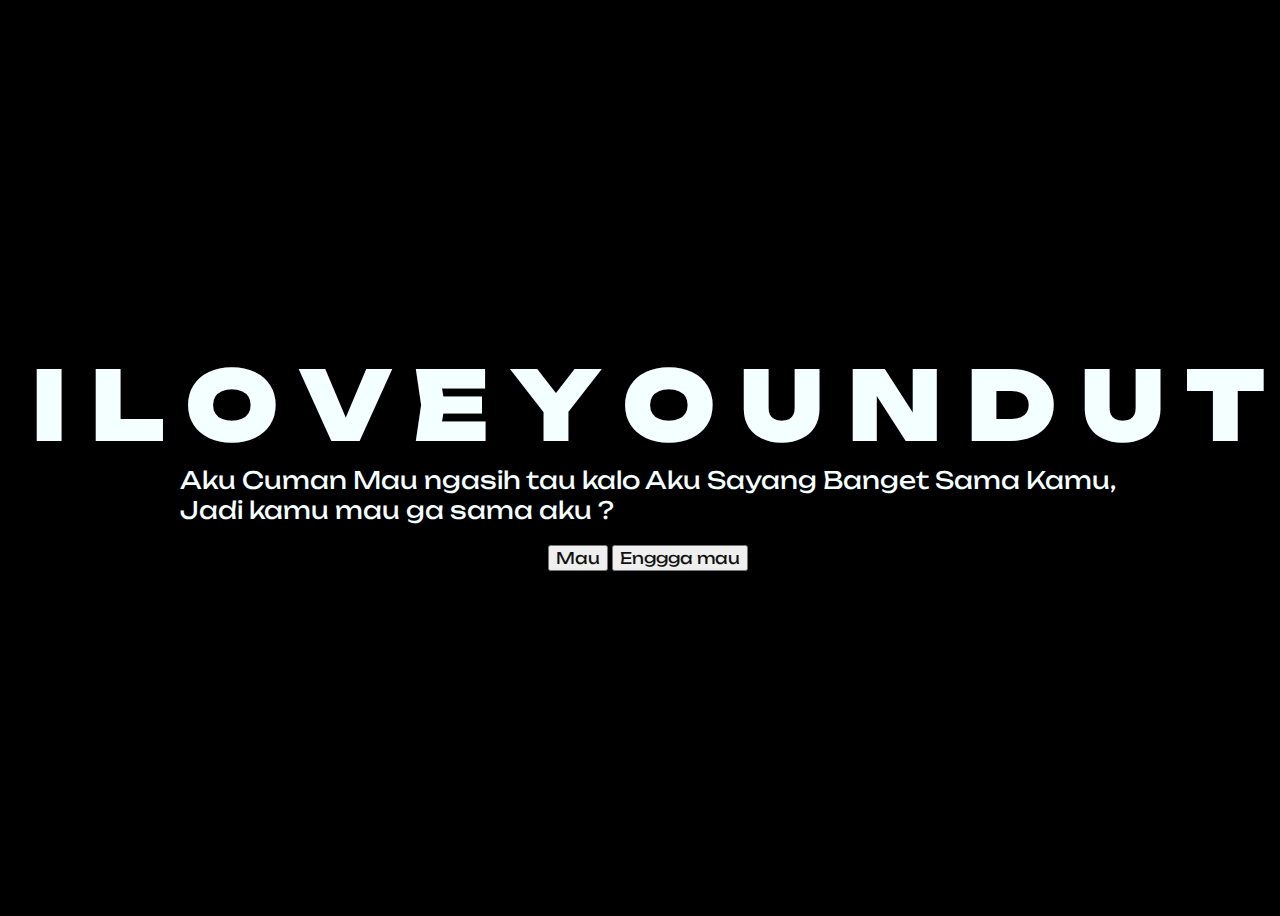
<file: index.html>
<!DOCTYPE html>
<html lang="en">
<head>
    <meta charset="UTF-8">
    <meta http-equiv="X-UA-Compatible" content="IE=edge">
    <meta name="viewport" content="width=device-width, initial-scale=1.0">
    <link rel="stylesheet" href="css/style.css">
    <link rel="icon" href="img/flowers.png" type="image/x-icon">
    <title>Flowers</title>
</head>
<body>
    <div class="greetings">
    <!-- silahkan menambah kata sesuai keinginan dengan <span>text...</span -->
        <span>I</span>
        <span>L</span>
        <span>O</span>
        <span>V</span>
        <span>E</span>
        <span>Y</span>
        <span>O</span>
        <span>U</span>
        <span>N</span>
        <span>D</span>
        <span>U</span>
        <span>T</span>
    </div>
    <div class="description">
        <span>Aku Cuman Mau ngasih tau kalo Aku Sayang Banget Sama Kamu,<br> Jadi kamu mau ga sama aku ?</span>
    </div>
    <div class="button">
        <button>
            <a href="flower.html">Mau</a>
        </button>
        <button>
            <a href="sadflwr.html">Enggga mau</a>
        </button>
    </div>
</body>
</html>
</file>
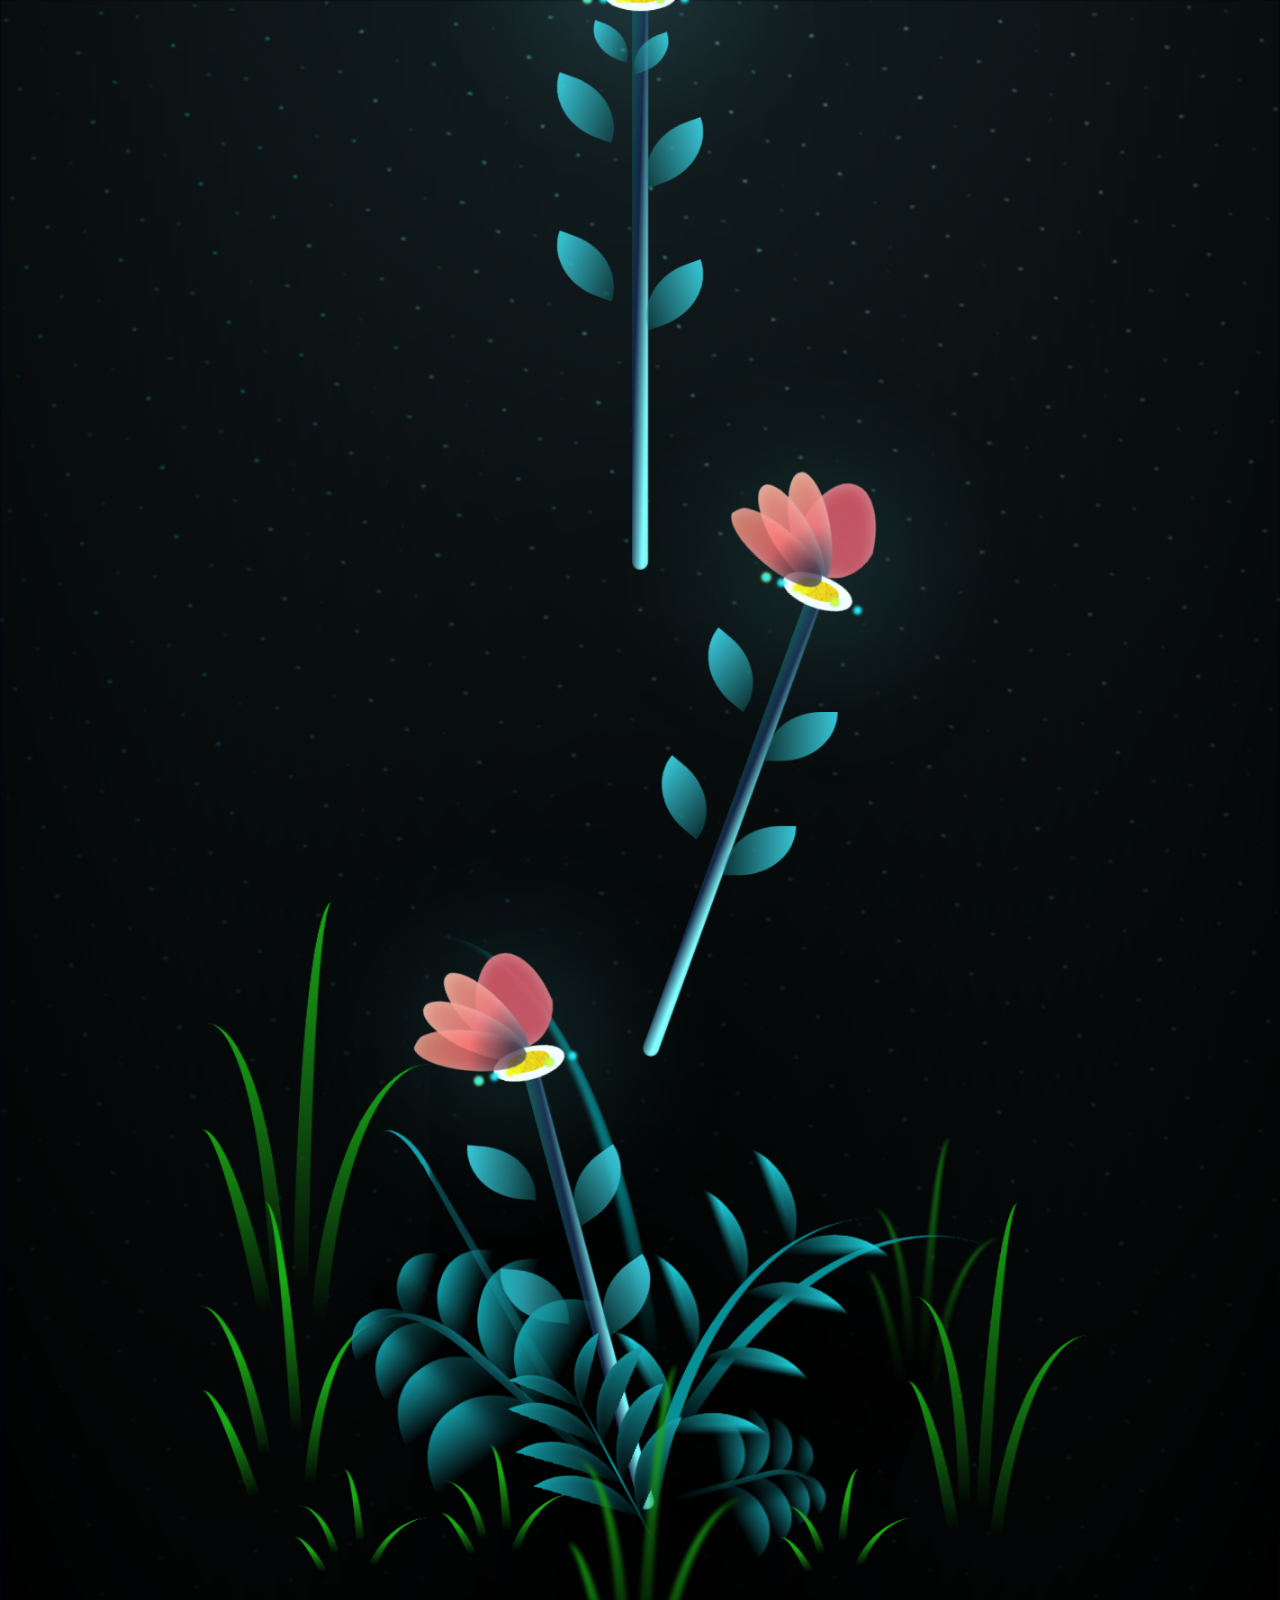
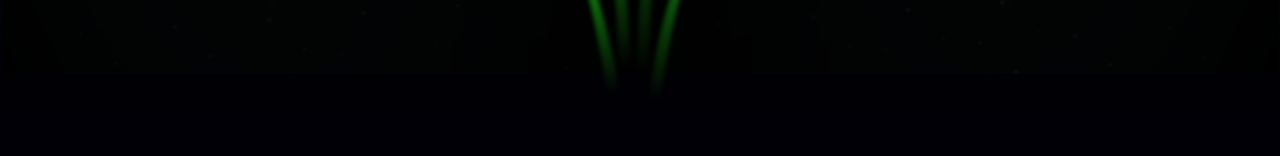
<file: flower.html>
<!DOCTYPE html>
<html lang="en">
<head>
    <meta charset="UTF-8">
    <meta http-equiv="X-UA-Compatible" content="IE=edge">
    <meta name="viewport" content="width=device-width, initial-scale=1.0">
    <link rel="stylesheet" href="css/main.css">
    <link rel="icon" href="img/flowers.png" type="image/x-icon">
    <title>flowers</title>
</head>
<body class="container">
  <!-- Pembuat code: https://codepen.io/mdusmanansari/pen/BamepLe -->
    <div class="night"></div>
    <div class="flowers">
      <div class="flower flower--1">
        <div class="flower__leafs flower__leafs--1">
          <div class="flower__leaf flower__leaf--1"></div>
          <div class="flower__leaf flower__leaf--2"></div>
          <div class="flower__leaf flower__leaf--3"></div>
          <div class="flower__leaf flower__leaf--4"></div>
          <div class="flower__white-circle"></div>
  
          <div class="flower__light flower__light--1"></div>
          <div class="flower__light flower__light--2"></div>
          <div class="flower__light flower__light--3"></div>
          <div class="flower__light flower__light--4"></div>
          <div class="flower__light flower__light--5"></div>
          <div class="flower__light flower__light--6"></div>
          <div class="flower__light flower__light--7"></div>
          <div class="flower__light flower__light--8"></div>
  
        </div>
        <div class="flower__line">
          <div class="flower__line__leaf flower__line__leaf--1"></div>
          <div class="flower__line__leaf flower__line__leaf--2"></div>
          <div class="flower__line__leaf flower__line__leaf--3"></div>
          <div class="flower__line__leaf flower__line__leaf--4"></div>
          <div class="flower__line__leaf flower__line__leaf--5"></div>
          <div class="flower__line__leaf flower__line__leaf--6"></div>
        </div>
      </div>
  
      <div class="flower flower--2">
        <div class="flower__leafs flower__leafs--2">
          <div class="flower__leaf flower__leaf--1"></div>
          <div class="flower__leaf flower__leaf--2"></div>
          <div class="flower__leaf flower__leaf--3"></div>
          <div class="flower__leaf flower__leaf--4"></div>
          <div class="flower__white-circle"></div>
  
          <div class="flower__light flower__light--1"></div>
          <div class="flower__light flower__light--2"></div>
          <div class="flower__light flower__light--3"></div>
          <div class="flower__light flower__light--4"></div>
          <div class="flower__light flower__light--5"></div>
          <div class="flower__light flower__light--6"></div>
          <div class="flower__light flower__light--7"></div>
          <div class="flower__light flower__light--8"></div>
  
        </div>
        <div class="flower__line">
          <div class="flower__line__leaf flower__line__leaf--1"></div>
          <div class="flower__line__leaf flower__line__leaf--2"></div>
          <div class="flower__line__leaf flower__line__leaf--3"></div>
          <div class="flower__line__leaf flower__line__leaf--4"></div>
        </div>
      </div>
  
      <div class="flower flower--3">
        <div class="flower__leafs flower__leafs--3">
          <div class="flower__leaf flower__leaf--1"></div>
          <div class="flower__leaf flower__leaf--2"></div>
          <div class="flower__leaf flower__leaf--3"></div>
          <div class="flower__leaf flower__leaf--4"></div>
          <div class="flower__white-circle"></div>
  
          <div class="flower__light flower__light--1"></div>
          <div class="flower__light flower__light--2"></div>
          <div class="flower__light flower__light--3"></div>
          <div class="flower__light flower__light--4"></div>
          <div class="flower__light flower__light--5"></div>
          <div class="flower__light flower__light--6"></div>
          <div class="flower__light flower__light--7"></div>
          <div class="flower__light flower__light--8"></div>
  
        </div>
        <div class="flower__line">
          <div class="flower__line__leaf flower__line__leaf--1"></div>
          <div class="flower__line__leaf flower__line__leaf--2"></div>
          <div class="flower__line__leaf flower__line__leaf--3"></div>
          <div class="flower__line__leaf flower__line__leaf--4"></div>
        </div>
      </div>
  
      <div class="grow-ans" style="--d:1.2s">
        <div class="flower__g-long">
          <div class="flower__g-long__top"></div>
          <div class="flower__g-long__bottom"></div>
        </div>
      </div>
  
      <div class="growing-grass">
        <div class="flower__grass flower__grass--1">
          <div class="flower__grass--top"></div>
          <div class="flower__grass--bottom"></div>
          <div class="flower__grass__leaf flower__grass__leaf--1"></div>
          <div class="flower__grass__leaf flower__grass__leaf--2"></div>
          <div class="flower__grass__leaf flower__grass__leaf--3"></div>
          <div class="flower__grass__leaf flower__grass__leaf--4"></div>
          <div class="flower__grass__leaf flower__grass__leaf--5"></div>
          <div class="flower__grass__leaf flower__grass__leaf--6"></div>
          <div class="flower__grass__leaf flower__grass__leaf--7"></div>
          <div class="flower__grass__leaf flower__grass__leaf--8"></div>
          <div class="flower__grass__overlay"></div>
        </div>
      </div>
  
      <div class="growing-grass">
        <div class="flower__grass flower__grass--2">
          <div class="flower__grass--top"></div>
          <div class="flower__grass--bottom"></div>
          <div class="flower__grass__leaf flower__grass__leaf--1"></div>
          <div class="flower__grass__leaf flower__grass__leaf--2"></div>
          <div class="flower__grass__leaf flower__grass__leaf--3"></div>
          <div class="flower__grass__leaf flower__grass__leaf--4"></div>
          <div class="flower__grass__leaf flower__grass__leaf--5"></div>
          <div class="flower__grass__leaf flower__grass__leaf--6"></div>
          <div class="flower__grass__leaf flower__grass__leaf--7"></div>
          <div class="flower__grass__leaf flower__grass__leaf--8"></div>
          <div class="flower__grass__overlay"></div>
        </div>
      </div>
  
      <div class="grow-ans" style="--d:2.4s">
        <div class="flower__g-right flower__g-right--1">
          <div class="leaf"></div>
        </div>
      </div>
  
      <div class="grow-ans" style="--d:2.8s">
        <div class="flower__g-right flower__g-right--2">
          <div class="leaf"></div>
        </div>
      </div>
  
      <div class="grow-ans" style="--d:2.8s">
        <div class="flower__g-front">
          <div class="flower__g-front__leaf-wrapper flower__g-front__leaf-wrapper--1">
            <div class="flower__g-front__leaf"></div>
          </div>
          <div class="flower__g-front__leaf-wrapper flower__g-front__leaf-wrapper--2">
            <div class="flower__g-front__leaf"></div>
          </div>
          <div class="flower__g-front__leaf-wrapper flower__g-front__leaf-wrapper--3">
            <div class="flower__g-front__leaf"></div>
          </div>
          <div class="flower__g-front__leaf-wrapper flower__g-front__leaf-wrapper--4">
            <div class="flower__g-front__leaf"></div>
          </div>
          <div class="flower__g-front__leaf-wrapper flower__g-front__leaf-wrapper--5">
            <div class="flower__g-front__leaf"></div>
          </div>
          <div class="flower__g-front__leaf-wrapper flower__g-front__leaf-wrapper--6">
            <div class="flower__g-front__leaf"></div>
          </div>
          <div class="flower__g-front__leaf-wrapper flower__g-front__leaf-wrapper--7">
            <div class="flower__g-front__leaf"></div>
          </div>
          <div class="flower__g-front__leaf-wrapper flower__g-front__leaf-wrapper--8">
            <div class="flower__g-front__leaf"></div>
          </div>
          <div class="flower__g-front__line"></div>
        </div>
      </div>
  
      <div class="grow-ans" style="--d:3.2s">
        <div class="flower__g-fr">
          <div class="leaf"></div>
          <div class="flower__g-fr__leaf flower__g-fr__leaf--1"></div>
          <div class="flower__g-fr__leaf flower__g-fr__leaf--2"></div>
          <div class="flower__g-fr__leaf flower__g-fr__leaf--3"></div>
          <div class="flower__g-fr__leaf flower__g-fr__leaf--4"></div>
          <div class="flower__g-fr__leaf flower__g-fr__leaf--5"></div>
          <div class="flower__g-fr__leaf flower__g-fr__leaf--6"></div>
          <div class="flower__g-fr__leaf flower__g-fr__leaf--7"></div>
          <div class="flower__g-fr__leaf flower__g-fr__leaf--8"></div>
        </div>
      </div>
  
      <div class="long-g long-g--0">
        <div class="grow-ans" style="--d:3s">
          <div class="leaf leaf--0"></div>
        </div>
        <div class="grow-ans" style="--d:2.2s">
          <div class="leaf leaf--1"></div>
        </div>
        <div class="grow-ans" style="--d:3.4s">
          <div class="leaf leaf--2"></div>
        </div>
        <div class="grow-ans" style="--d:3.6s">
          <div class="leaf leaf--3"></div>
        </div>
      </div>
  
      <div class="long-g long-g--1">
        <div class="grow-ans" style="--d:3.6s">
          <div class="leaf leaf--0"></div>
        </div>
        <div class="grow-ans" style="--d:3.8s">
          <div class="leaf leaf--1"></div>
        </div>
        <div class="grow-ans" style="--d:4s">
          <div class="leaf leaf--2"></div>
        </div>
        <div class="grow-ans" style="--d:4.2s">
          <div class="leaf leaf--3"></div>
        </div>
      </div>
  
      <div class="long-g long-g--2">
        <div class="grow-ans" style="--d:4s">
          <div class="leaf leaf--0"></div>
        </div>
        <div class="grow-ans" style="--d:4.2s">
          <div class="leaf leaf--1"></div>
        </div>
        <div class="grow-ans" style="--d:4.4s">
          <div class="leaf leaf--2"></div>
        </div>
        <div class="grow-ans" style="--d:4.6s">
          <div class="leaf leaf--3"></div>
        </div>
      </div>
  
      <div class="long-g long-g--3">
        <div class="grow-ans" style="--d:4s">
          <div class="leaf leaf--0"></div>
        </div>
        <div class="grow-ans" style="--d:4.2s">
          <div class="leaf leaf--1"></div>
        </div>
        <div class="grow-ans" style="--d:3s">
          <div class="leaf leaf--2"></div>
        </div>
        <div class="grow-ans" style="--d:3.6s">
          <div class="leaf leaf--3"></div>
        </div>
      </div>
  
      <div class="long-g long-g--4">
        <div class="grow-ans" style="--d:4s">
          <div class="leaf leaf--0"></div>
        </div>
        <div class="grow-ans" style="--d:4.2s">
          <div class="leaf leaf--1"></div>
        </div>
        <div class="grow-ans" style="--d:3s">
          <div class="leaf leaf--2"></div>
        </div>
        <div class="grow-ans" style="--d:3.6s">
          <div class="leaf leaf--3"></div>
        </div>
      </div>
  
      <div class="long-g long-g--5">
        <div class="grow-ans" style="--d:4s">
          <div class="leaf leaf--0"></div>
        </div>
        <div class="grow-ans" style="--d:4.2s">
          <div class="leaf leaf--1"></div>
        </div>
        <div class="grow-ans" style="--d:3s">
          <div class="leaf leaf--2"></div>
        </div>
        <div class="grow-ans" style="--d:3.6s">
          <div class="leaf leaf--3"></div>
        </div>
      </div>
  
      <div class="long-g long-g--6">
        <div class="grow-ans" style="--d:4.2s">
          <div class="leaf leaf--0"></div>
        </div>
        <div class="grow-ans" style="--d:4.4s">
          <div class="leaf leaf--1"></div>
        </div>
        <div class="grow-ans" style="--d:4.6s">
          <div class="leaf leaf--2"></div>
        </div>
        <div class="grow-ans" style="--d:4.8s">
          <div class="leaf leaf--3"></div>
        </div>
      </div>
  
      <div class="long-g long-g--7">
        <div class="grow-ans" style="--d:3s">
          <div class="leaf leaf--0"></div>
        </div>
        <div class="grow-ans" style="--d:3.2s">
          <div class="leaf leaf--1"></div>
        </div>
        <div class="grow-ans" style="--d:3.5s">
          <div class="leaf leaf--2"></div>
        </div>
        <div class="grow-ans" style="--d:3.6s">
          <div class="leaf leaf--3"></div>
        </div>
      </div>
    </div>
    <script src="main.js"></script>
  </body>
</html>
</file>
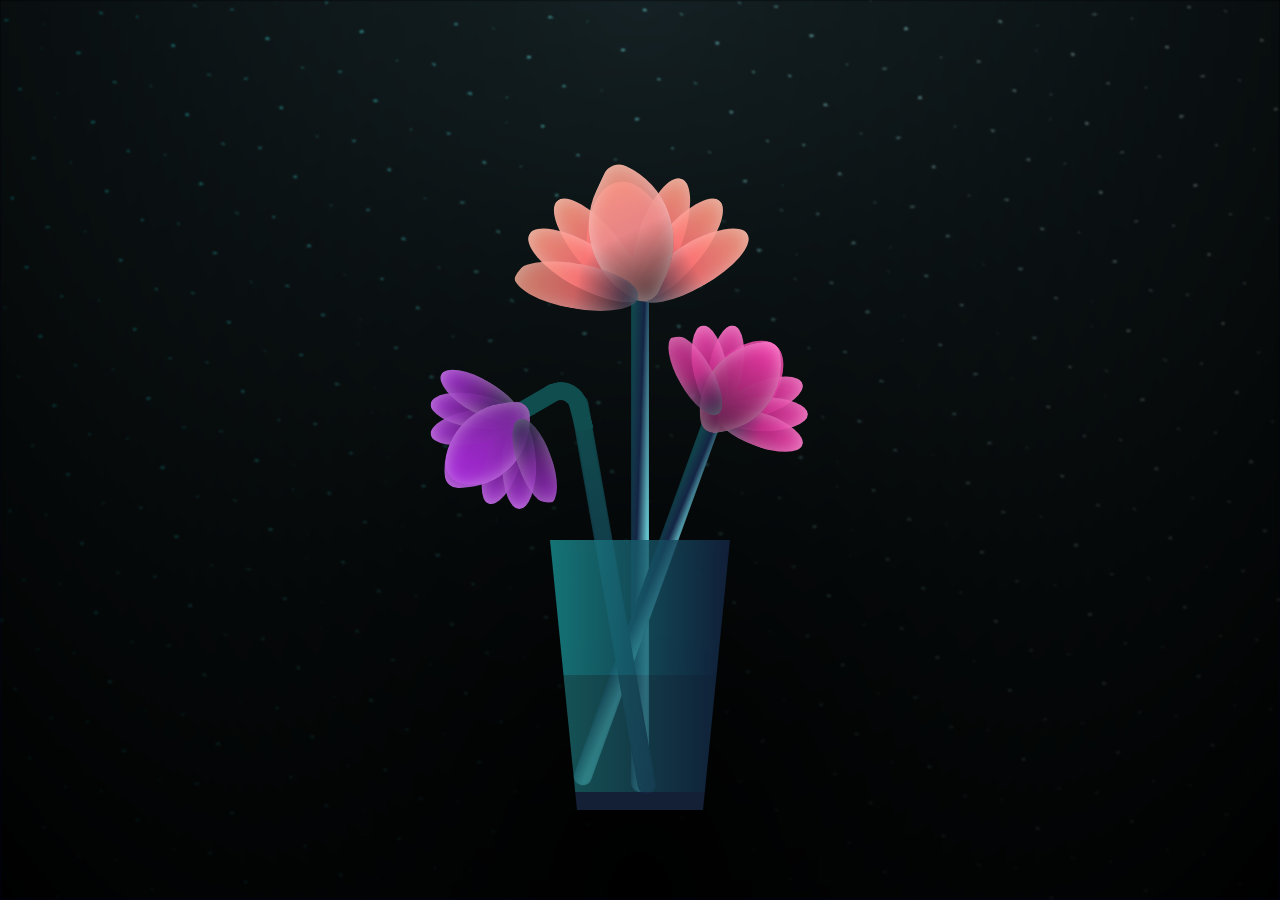
<file: sadflwr.html>
<!DOCTYPE html>
<html lang="en">
<head>
    <meta charset="UTF-8">
    <meta http-equiv="X-UA-Compatible" content="IE=edge">
    <meta name="viewport" content="width=device-width, initial-scale=1.0">
    <link rel="stylesheet" href="css/main.css">
    <link rel="icon" href="img/flowers.png" type="image/x-icon">
    <title>sadflwr</title>
</head>
<body class="container">
    <!-- Pembuat code: https://codepen.io/mdusmanansari/pen/bGYrmjY -->
    <div class="night"></div>
    <div class="flower">
        <div class="f-wrapper">
          <div class="flower__line"></div>
          <div class="f">
            <div class="flower__leaf flower__leaf--1"></div>
            <div class="flower__leaf flower__leaf--2"></div>
            <div class="flower__leaf flower__leaf--3"></div>
            <div class="flower__leaf flower__leaf--4"></div>
            <div class="flower__leaf flower__leaf--5"></div>
            <div class="flower__leaf flower__leaf--6"></div>
            <div class="flower__leaf flower__leaf--7"></div>
            <div class="flower__leaf flower__leaf--8 flower__fall-down--yellow"></div>
          </div>
        </div>
      
        <div class="f-wrapper f-wrapper--2">
          <div class="flower__line"></div>
          <div class="f">
            <div class="flower__leaf flower__leaf--1"></div>
            <div class="flower__leaf flower__leaf--2"></div>
            <div class="flower__leaf flower__leaf--3"></div>
            <div class="flower__leaf flower__leaf--4"></div>
            <div class="flower__leaf flower__leaf--5"></div>
            <div class="flower__leaf flower__leaf--6"></div>
            <div class="flower__leaf flower__leaf--7"></div>
            <div class="flower__leaf flower__leaf--8 flower__fall-down--pink"></div>
          </div>
        </div>
      
        <div class="f-wrapper f-wrapper--3">
          <div class="flower__line"></div>
          <div class="f">
            <div class="flower__leaf flower__leaf--1"></div>
            <div class="flower__leaf flower__leaf--2"></div>
            <div class="flower__leaf flower__leaf--3"></div>
            <div class="flower__leaf flower__leaf--4"></div>
            <div class="flower__leaf flower__leaf--5"></div>
            <div class="flower__leaf flower__leaf--6"></div>
            <div class="flower__leaf flower__leaf--7"></div>
            <div class="flower__leaf flower__leaf--8 flower__fall-down--purple"></div>
          </div>
        </div>
        <div class="flower__glass"></div>
      </div>
</file>
<file: css/style.css>
@import url('https://fonts.googleapis.com/css2?family=Unbounded:wght@200&display=swap');
*{
    font-family: 'Unbounded',cursive;
}
body{
    color: rgb(244, 255, 255);
    width: 100%;
    height: 100vh;
    display: flex;
    flex-direction: column;
    align-items: center;
    justify-content: center;
    background-color: black;
}
.greetings{
    font-size: 6rem;
    font-weight: 900;
}
.greetings > span{
    animation: glow 2.5s ease-in-out infinite;
}
@keyframes glow{
    0%, 100%{
        color: #fff;
        text-shadow: 0 0 12px #39c6d6, 0 0 50px #39c6d6, 0 0 100px #39c6d6;
    }
    10%, 90%{
        color: #111;
        text-shadow: none;
    }
}
.greetings > span:nth-child(2){
    animation-delay: .2s ;
}
.greetings > span:nth-child(3){
    animation-delay: .4s ;
}
.greetings > span:nth-child(4){
    animation-delay: .6s;
}
.greetings > span:nth-child(5){
    animation-delay: .8s;
}
.greetings > span:nth-child(6){
    animation-delay: 1.0s ;
}
.greetings > span:nth-child(7){
    animation-delay: 1.2s;
}
.greetings > span:nth-child(8){
    animation-delay: 1.4s;
}
.greetings > span:nth-child(9){
    animation-delay: 1.6s ;
}
.greetings > span:nth-child(10){
    animation-delay: 1.8s;
}
.greetings > span:nth-child(11){
    animation-delay: 2.0s;
}
.greetings > span:nth-child(12){
    animation-delay: 2.2s;
}
.description{
    font-size: 1.5rem;
    margin-bottom: 20px;
}

.button a{
    text-decoration: none;
    font-size: 1rem;
    color: #111;
}

@media screen and (max-width:574px){
    .greetings{
        display: block;
        font-size: 3rem;
        font-weight: 500;
        text-align: center;
    }
    .description{
        font-size: 1rem;
    }
    
    .button a{
        font-size: .5rem;
    }
}
</file>
<file: css/main.css>
*,
*::after,
*::before {
  padding: 0;
  margin: 0;
  box-sizing: border-box;
}

:root {
  --dark-color: #000;
}

body {
  display: flex;
  align-items: flex-end;
  justify-content: center;
  min-height: 100vh;
  background-color: var(--dark-color);
  overflow: hidden;
  perspective: 1000px;
}

.night {
  position: fixed;
  left: 50%;
  top: 0;
  transform: translateX(-50%);
  width: 100%;
  height: 100%;
  filter: blur(0.1vmin);
  background-image: radial-gradient(ellipse at top, transparent 0%, var(--dark-color)), radial-gradient(ellipse at bottom, var(--dark-color), rgba(145, 233, 255, 0.2)), repeating-linear-gradient(220deg, rgb(0, 0, 0) 0px, rgb(0, 0, 0) 19px, transparent 19px, transparent 22px), repeating-linear-gradient(189deg, rgb(0, 0, 0) 0px, rgb(0, 0, 0) 19px, transparent 19px, transparent 22px), repeating-linear-gradient(148deg, rgb(0, 0, 0) 0px, rgb(0, 0, 0) 19px, transparent 19px, transparent 22px), linear-gradient(90deg, rgb(0, 255, 250), rgb(240, 240, 240));
}

.flowers {
  position: relative;
  transform: scale(0.9);
}

.flower {
  position: absolute;
  bottom: 10vmin;
  transform-origin: bottom center;
  z-index: 10;
  --fl-speed: 0.8s;
}
.flower--1 {
  -webkit-animation: moving-flower-1 4s linear infinite;
          animation: moving-flower-1 4s linear infinite;
}
.flower--1 .flower__line {
  height: 70vmin;
  -webkit-animation-delay: 0.3s;
          animation-delay: 0.3s;
}
.flower--1 .flower__line__leaf--1 {
  -webkit-animation: blooming-leaf-right var(--fl-speed) 1.6s backwards;
          animation: blooming-leaf-right var(--fl-speed) 1.6s backwards;
}
.flower--1 .flower__line__leaf--2 {
  -webkit-animation: blooming-leaf-right var(--fl-speed) 1.4s backwards;
          animation: blooming-leaf-right var(--fl-speed) 1.4s backwards;
}
.flower--1 .flower__line__leaf--3 {
  -webkit-animation: blooming-leaf-left var(--fl-speed) 1.2s backwards;
          animation: blooming-leaf-left var(--fl-speed) 1.2s backwards;
}
.flower--1 .flower__line__leaf--4 {
  -webkit-animation: blooming-leaf-left var(--fl-speed) 1s backwards;
          animation: blooming-leaf-left var(--fl-speed) 1s backwards;
}
.flower--1 .flower__line__leaf--5 {
  -webkit-animation: blooming-leaf-right var(--fl-speed) 1.8s backwards;
          animation: blooming-leaf-right var(--fl-speed) 1.8s backwards;
}
.flower--1 .flower__line__leaf--6 {
  -webkit-animation: blooming-leaf-left var(--fl-speed) 2s backwards;
          animation: blooming-leaf-left var(--fl-speed) 2s backwards;
}
.flower--2 {
  left: 50%;
  transform: rotate(20deg);
  -webkit-animation: moving-flower-2 4s linear infinite;
          animation: moving-flower-2 4s linear infinite;
}
.flower--2 .flower__line {
  height: 60vmin;
  -webkit-animation-delay: 0.6s;
          animation-delay: 0.6s;
}
.flower--2 .flower__line__leaf--1 {
  -webkit-animation: blooming-leaf-right var(--fl-speed) 1.9s backwards;
          animation: blooming-leaf-right var(--fl-speed) 1.9s backwards;
}
.flower--2 .flower__line__leaf--2 {
  -webkit-animation: blooming-leaf-right var(--fl-speed) 1.7s backwards;
          animation: blooming-leaf-right var(--fl-speed) 1.7s backwards;
}
.flower--2 .flower__line__leaf--3 {
  -webkit-animation: blooming-leaf-left var(--fl-speed) 1.5s backwards;
          animation: blooming-leaf-left var(--fl-speed) 1.5s backwards;
}
.flower--2 .flower__line__leaf--4 {
  -webkit-animation: blooming-leaf-left var(--fl-speed) 1.3s backwards;
          animation: blooming-leaf-left var(--fl-speed) 1.3s backwards;
}
.flower--3 {
  left: 50%;
  transform: rotate(-15deg);
  -webkit-animation: moving-flower-3 4s linear infinite;
          animation: moving-flower-3 4s linear infinite;
}
.flower--3 .flower__line {
  -webkit-animation-delay: 0.9s;
          animation-delay: 0.9s;
}
.flower--3 .flower__line__leaf--1 {
  -webkit-animation: blooming-leaf-right var(--fl-speed) 2.5s backwards;
          animation: blooming-leaf-right var(--fl-speed) 2.5s backwards;
}
.flower--3 .flower__line__leaf--2 {
  -webkit-animation: blooming-leaf-right var(--fl-speed) 2.3s backwards;
          animation: blooming-leaf-right var(--fl-speed) 2.3s backwards;
}
.flower--3 .flower__line__leaf--3 {
  -webkit-animation: blooming-leaf-left var(--fl-speed) 2.1s backwards;
          animation: blooming-leaf-left var(--fl-speed) 2.1s backwards;
}
.flower--3 .flower__line__leaf--4 {
  -webkit-animation: blooming-leaf-left var(--fl-speed) 1.9s backwards;
          animation: blooming-leaf-left var(--fl-speed) 1.9s backwards;
}
.flower__leafs {
  position: relative;
  -webkit-animation: blooming-flower 2s backwards;
          animation: blooming-flower 2s backwards;
}
.flower__leafs--1 {
  -webkit-animation-delay: 1.1s;
          animation-delay: 1.1s;
}
.flower__leafs--2 {
  -webkit-animation-delay: 1.4s;
          animation-delay: 1.4s;
}
.flower__leafs--3 {
  -webkit-animation-delay: 1.7s;
          animation-delay: 1.7s;
}
.flower__leafs::after {
  content: "";
  position: absolute;
  left: 0;
  top: 0;
  transform: translate(-50%, -100%);
  width: 8vmin;
  height: 8vmin;
  background-color: #6bf0ff;
  filter: blur(10vmin);
}
.flower__leaf {
  position: absolute;
  bottom: 0;
  left: 50%;
  width: 8vmin;
  height: 11vmin;
  border-radius: 51% 49% 47% 53%/44% 45% 55% 69%;
  background-color: #a7ffee;
  background-image: linear-gradient(to top, #54b8aa, #a7ffee);
  transform-origin: bottom center;
  opacity: 0.9;
  box-shadow: inset 0 0 2vmin rgba(255, 255, 255, 0.5);
}
.flower__leaf--1 {
  transform: translate(-10%, 1%) rotateY(40deg) rotateX(-50deg);
}
.flower__leaf--2 {
  transform: translate(-50%, -4%) rotateX(40deg);
}
.flower__leaf--3 {
  transform: translate(-90%, 0%) rotateY(45deg) rotateX(50deg);
}
.flower__leaf--4 {
  width: 8vmin;
  height: 8vmin;
  transform-origin: bottom left;
  border-radius: 4vmin 10vmin 4vmin 4vmin;
  transform: translate(0%, 18%) rotateX(70deg) rotate(-43deg);
  background-image: linear-gradient(to top, #39c6d6, #a7ffee);
  z-index: 1;
  opacity: 0.8;
}
.flower__white-circle {
  position: absolute;
  left: -3.5vmin;
  top: -3vmin;
  width: 9vmin;
  height: 4vmin;
  border-radius: 50%;
  background-color: #fff;
}
.flower__white-circle::after {
  content: "";
  position: absolute;
  left: 50%;
  top: 45%;
  transform: translate(-50%, -50%);
  width: 60%;
  height: 60%;
  border-radius: inherit;
  background-image: repeating-linear-gradient(135deg, rgba(0, 0, 0, 0.03) 0px, rgba(0, 0, 0, 0.03) 1px, transparent 1px, transparent 12px), repeating-linear-gradient(45deg, rgba(0, 0, 0, 0.03) 0px, rgba(0, 0, 0, 0.03) 1px, transparent 1px, transparent 12px), repeating-linear-gradient(67.5deg, rgba(0, 0, 0, 0.03) 0px, rgba(0, 0, 0, 0.03) 1px, transparent 1px, transparent 12px), repeating-linear-gradient(135deg, rgba(0, 0, 0, 0.03) 0px, rgba(0, 0, 0, 0.03) 1px, transparent 1px, transparent 12px), repeating-linear-gradient(45deg, rgba(0, 0, 0, 0.03) 0px, rgba(0, 0, 0, 0.03) 1px, transparent 1px, transparent 12px), repeating-linear-gradient(112.5deg, rgba(0, 0, 0, 0.03) 0px, rgba(0, 0, 0, 0.03) 1px, transparent 1px, transparent 12px), repeating-linear-gradient(112.5deg, rgba(0, 0, 0, 0.03) 0px, rgba(0, 0, 0, 0.03) 1px, transparent 1px, transparent 12px), repeating-linear-gradient(45deg, rgba(0, 0, 0, 0.03) 0px, rgba(0, 0, 0, 0.03) 1px, transparent 1px, transparent 12px), repeating-linear-gradient(22.5deg, rgba(0, 0, 0, 0.03) 0px, rgba(0, 0, 0, 0.03) 1px, transparent 1px, transparent 12px), repeating-linear-gradient(45deg, rgba(0, 0, 0, 0.03) 0px, rgba(0, 0, 0, 0.03) 1px, transparent 1px, transparent 12px), repeating-linear-gradient(22.5deg, rgba(0, 0, 0, 0.03) 0px, rgba(0, 0, 0, 0.03) 1px, transparent 1px, transparent 12px), repeating-linear-gradient(135deg, rgba(0, 0, 0, 0.03) 0px, rgba(0, 0, 0, 0.03) 1px, transparent 1px, transparent 12px), repeating-linear-gradient(157.5deg, rgba(0, 0, 0, 0.03) 0px, rgba(0, 0, 0, 0.03) 1px, transparent 1px, transparent 12px), repeating-linear-gradient(67.5deg, rgba(0, 0, 0, 0.03) 0px, rgba(0, 0, 0, 0.03) 1px, transparent 1px, transparent 12px), repeating-linear-gradient(67.5deg, rgba(0, 0, 0, 0.03) 0px, rgba(0, 0, 0, 0.03) 1px, transparent 1px, transparent 12px), linear-gradient(90deg, rgb(255, 235, 18), rgb(255, 206, 0));
}
.flower__line {
  height: 55vmin;
  width: 1.5vmin;
  background-image: linear-gradient(to left, rgba(0, 0, 0, 0.2), transparent, rgba(255, 255, 255, 0.2)), linear-gradient(to top, transparent 10%, #14757a, #39c6d6);
  box-shadow: inset 0 0 2px rgba(0, 0, 0, 0.5);
  -webkit-animation: grow-flower-tree 4s backwards;
          animation: grow-flower-tree 4s backwards;
}
.flower__line__leaf {
  --w: 7vmin;
  --h: calc(var(--w) + 2vmin);
  position: absolute;
  top: 20%;
  left: 90%;
  width: var(--w);
  height: var(--h);
  border-top-right-radius: var(--h);
  border-bottom-left-radius: var(--h);
  background-image: linear-gradient(to top, rgba(20, 117, 122, 0.4), #39c6d6);
}
.flower__line__leaf--1 {
  transform: rotate(70deg) rotateY(30deg);
}
.flower__line__leaf--2 {
  top: 45%;
  transform: rotate(70deg) rotateY(30deg);
}
.flower__line__leaf--3, .flower__line__leaf--4, .flower__line__leaf--6 {
  border-top-right-radius: 0;
  border-bottom-left-radius: 0;
  border-top-left-radius: var(--h);
  border-bottom-right-radius: var(--h);
  left: -460%;
  top: 12%;
  transform: rotate(-70deg) rotateY(30deg);
}
.flower__line__leaf--4 {
  top: 40%;
}
.flower__line__leaf--5 {
  top: 0;
  transform-origin: left;
  transform: rotate(70deg) rotateY(30deg) scale(0.6);
}
.flower__line__leaf--6 {
  top: -2%;
  left: -450%;
  transform-origin: right;
  transform: rotate(-70deg) rotateY(30deg) scale(0.6);
}
.flower__light {
  position: absolute;
  bottom: 0vmin;
  width: 1vmin;
  height: 1vmin;
  background-color: rgb(255, 251, 0);
  border-radius: 50%;
  filter: blur(0.2vmin);
  -webkit-animation: light-ans 4s linear infinite backwards;
          animation: light-ans 4s linear infinite backwards;
}
.flower__light:nth-child(odd) {
  background-color: #23f0ff;
}
.flower__light--1 {
  left: -2vmin;
  -webkit-animation-delay: 1s;
          animation-delay: 1s;
}
.flower__light--2 {
  left: 3vmin;
  -webkit-animation-delay: 0.5s;
          animation-delay: 0.5s;
}
.flower__light--3 {
  left: -6vmin;
  -webkit-animation-delay: 0.3s;
          animation-delay: 0.3s;
}
.flower__light--4 {
  left: 6vmin;
  -webkit-animation-delay: 0.9s;
          animation-delay: 0.9s;
}
.flower__light--5 {
  left: -1vmin;
  -webkit-animation-delay: 1.5s;
          animation-delay: 1.5s;
}
.flower__light--6 {
  left: -4vmin;
  -webkit-animation-delay: 3s;
          animation-delay: 3s;
}
.flower__light--7 {
  left: 3vmin;
  -webkit-animation-delay: 2s;
          animation-delay: 2s;
}
.flower__light--8 {
  left: -6vmin;
  -webkit-animation-delay: 3.5s;
          animation-delay: 3.5s;
}
.flower__grass {
  --c: #159faa;
  --line-w: 1.5vmin;
  position: absolute;
  bottom: 12vmin;
  left: -7vmin;
  display: flex;
  flex-direction: column;
  align-items: flex-end;
  z-index: 20;
  transform-origin: bottom center;
  transform: rotate(-48deg) rotateY(40deg);
}
.flower__grass--1 {
  -webkit-animation: moving-grass 2s linear infinite;
          animation: moving-grass 2s linear infinite;
}
.flower__grass--2 {
  left: 2vmin;
  bottom: 10vmin;
  transform: scale(0.5) rotate(75deg) rotateX(10deg) rotateY(-200deg);
  opacity: 0.8;
  z-index: 0;
  -webkit-animation: moving-grass--2 1.5s linear infinite;
          animation: moving-grass--2 1.5s linear infinite;
}
.flower__grass--top {
  width: 7vmin;
  height: 10vmin;
  border-top-right-radius: 100%;
  border-right: var(--line-w) solid var(--c);
  transform-origin: bottom center;
  transform: rotate(-2deg);
}
.flower__grass--bottom {
  margin-top: -2px;
  width: var(--line-w);
  height: 25vmin;
  background-image: linear-gradient(to top, transparent, var(--c));
}
.flower__grass__leaf {
  --size: 10vmin;
  position: absolute;
  width: calc(var(--size) * 2.1);
  height: var(--size);
  border-top-left-radius: var(--size);
  border-top-right-radius: var(--size);
  background-image: linear-gradient(to top, transparent, transparent 30%, var(--c));
  z-index: 100;
}
.flower__grass__leaf--1 {
  top: -6%;
  left: 30%;
  --size: 6vmin;
  transform: rotate(-20deg);
  -webkit-animation: growing-grass-ans--1 2s 2.6s backwards;
          animation: growing-grass-ans--1 2s 2.6s backwards;
}
@-webkit-keyframes growing-grass-ans--1 {
  0% {
    transform-origin: bottom left;
    transform: rotate(-20deg) scale(0);
  }
}
@keyframes growing-grass-ans--1 {
  0% {
    transform-origin: bottom left;
    transform: rotate(-20deg) scale(0);
  }
}
.flower__grass__leaf--2 {
  top: -5%;
  left: -110%;
  --size: 6vmin;
  transform: rotate(10deg);
  -webkit-animation: growing-grass-ans--2 2s 2.4s linear backwards;
          animation: growing-grass-ans--2 2s 2.4s linear backwards;
}
@-webkit-keyframes growing-grass-ans--2 {
  0% {
    transform-origin: bottom right;
    transform: rotate(10deg) scale(0);
  }
}
@keyframes growing-grass-ans--2 {
  0% {
    transform-origin: bottom right;
    transform: rotate(10deg) scale(0);
  }
}
.flower__grass__leaf--3 {
  top: 5%;
  left: 60%;
  --size: 8vmin;
  transform: rotate(-18deg) rotateX(-20deg);
  -webkit-animation: growing-grass-ans--3 2s 2.2s linear backwards;
          animation: growing-grass-ans--3 2s 2.2s linear backwards;
}
@-webkit-keyframes growing-grass-ans--3 {
  0% {
    transform-origin: bottom left;
    transform: rotate(-18deg) rotateX(-20deg) scale(0);
  }
}
@keyframes growing-grass-ans--3 {
  0% {
    transform-origin: bottom left;
    transform: rotate(-18deg) rotateX(-20deg) scale(0);
  }
}
.flower__grass__leaf--4 {
  top: 6%;
  left: -135%;
  --size: 8vmin;
  transform: rotate(2deg);
  -webkit-animation: growing-grass-ans--4 2s 2s linear backwards;
          animation: growing-grass-ans--4 2s 2s linear backwards;
}
@-webkit-keyframes growing-grass-ans--4 {
  0% {
    transform-origin: bottom right;
    transform: rotate(2deg) scale(0);
  }
}
@keyframes growing-grass-ans--4 {
  0% {
    transform-origin: bottom right;
    transform: rotate(2deg) scale(0);
  }
}
.flower__grass__leaf--5 {
  top: 20%;
  left: 60%;
  --size: 10vmin;
  transform: rotate(-24deg) rotateX(-20deg);
  -webkit-animation: growing-grass-ans--5 2s 1.8s linear backwards;
          animation: growing-grass-ans--5 2s 1.8s linear backwards;
}
@-webkit-keyframes growing-grass-ans--5 {
  0% {
    transform-origin: bottom left;
    transform: rotate(-24deg) rotateX(-20deg) scale(0);
  }
}
@keyframes growing-grass-ans--5 {
  0% {
    transform-origin: bottom left;
    transform: rotate(-24deg) rotateX(-20deg) scale(0);
  }
}
.flower__grass__leaf--6 {
  top: 22%;
  left: -180%;
  --size: 10vmin;
  transform: rotate(10deg);
  -webkit-animation: growing-grass-ans--6 2s 1.6s linear backwards;
          animation: growing-grass-ans--6 2s 1.6s linear backwards;
}
@-webkit-keyframes growing-grass-ans--6 {
  0% {
    transform-origin: bottom right;
    transform: rotate(10deg) scale(0);
  }
}
@keyframes growing-grass-ans--6 {
  0% {
    transform-origin: bottom right;
    transform: rotate(10deg) scale(0);
  }
}
.flower__grass__leaf--7 {
  top: 39%;
  left: 70%;
  --size: 10vmin;
  transform: rotate(-10deg);
  -webkit-animation: growing-grass-ans--7 2s 1.4s linear backwards;
          animation: growing-grass-ans--7 2s 1.4s linear backwards;
}
@-webkit-keyframes growing-grass-ans--7 {
  0% {
    transform-origin: bottom left;
    transform: rotate(-10deg) scale(0);
  }
}
@keyframes growing-grass-ans--7 {
  0% {
    transform-origin: bottom left;
    transform: rotate(-10deg) scale(0);
  }
}
.flower__grass__leaf--8 {
  top: 40%;
  left: -215%;
  --size: 11vmin;
  transform: rotate(10deg);
  -webkit-animation: growing-grass-ans--8 2s 1.2s linear backwards;
          animation: growing-grass-ans--8 2s 1.2s linear backwards;
}
@-webkit-keyframes growing-grass-ans--8 {
  0% {
    transform-origin: bottom right;
    transform: rotate(10deg) scale(0);
  }
}
@keyframes growing-grass-ans--8 {
  0% {
    transform-origin: bottom right;
    transform: rotate(10deg) scale(0);
  }
}
.flower__grass__overlay {
  position: absolute;
  top: -10%;
  right: 0%;
  width: 100%;
  height: 100%;
  background-color: rgba(0, 0, 0, 0.6);
  filter: blur(1.5vmin);
  z-index: 100;
}
.flower__g-long {
  --w: 2vmin;
  --h: 6vmin;
  --c: #159faa;
  position: absolute;
  bottom: 10vmin;
  left: -3vmin;
  transform-origin: bottom center;
  transform: rotate(-30deg) rotateY(-20deg);
  display: flex;
  flex-direction: column;
  align-items: flex-end;
  -webkit-animation: flower-g-long-ans 3s linear infinite;
          animation: flower-g-long-ans 3s linear infinite;
}
@-webkit-keyframes flower-g-long-ans {
  0%, 100% {
    transform: rotate(-30deg) rotateY(-20deg);
  }
  50% {
    transform: rotate(-32deg) rotateY(-20deg);
  }
}
@keyframes flower-g-long-ans {
  0%, 100% {
    transform: rotate(-30deg) rotateY(-20deg);
  }
  50% {
    transform: rotate(-32deg) rotateY(-20deg);
  }
}
.flower__g-long__top {
  top: calc(var(--h) * -1);
  width: calc(var(--w) + 1vmin);
  height: var(--h);
  border-top-right-radius: 100%;
  border-right: 0.7vmin solid var(--c);
  transform: translate(-0.7vmin, 1vmin);
}
.flower__g-long__bottom {
  width: var(--w);
  height: 50vmin;
  transform-origin: bottom center;
  background-image: linear-gradient(to top, transparent 30%, var(--c));
  box-shadow: inset 0 0 2px rgba(0, 0, 0, 0.5);
  -webkit-clip-path: polygon(35% 0, 65% 1%, 100% 100%, 0% 100%);
          clip-path: polygon(35% 0, 65% 1%, 100% 100%, 0% 100%);
}
.flower__g-right {
  position: absolute;
  bottom: 6vmin;
  left: -2vmin;
  transform-origin: bottom left;
  transform: rotate(20deg);
}
.flower__g-right .leaf {
  width: 30vmin;
  height: 50vmin;
  border-top-left-radius: 100%;
  border-left: 2vmin solid #079097;
  background-image: linear-gradient(to bottom, transparent, var(--dark-color) 60%);
  -webkit-mask-image: linear-gradient(to top, transparent 30%, #079097 60%);
}
.flower__g-right--1 {
  -webkit-animation: flower-g-right-ans 2.5s linear infinite;
          animation: flower-g-right-ans 2.5s linear infinite;
}
.flower__g-right--2 {
  left: 5vmin;
  transform: rotateY(-180deg);
  -webkit-animation: flower-g-right-ans--2 3s linear infinite;
          animation: flower-g-right-ans--2 3s linear infinite;
}
.flower__g-right--2 .leaf {
  height: 75vmin;
  filter: blur(0.3vmin);
  opacity: 0.8;
}
@-webkit-keyframes flower-g-right-ans {
  0%, 100% {
    transform: rotate(20deg);
  }
  50% {
    transform: rotate(24deg) rotateX(-20deg);
  }
}
@keyframes flower-g-right-ans {
  0%, 100% {
    transform: rotate(20deg);
  }
  50% {
    transform: rotate(24deg) rotateX(-20deg);
  }
}
@-webkit-keyframes flower-g-right-ans--2 {
  0%, 100% {
    transform: rotateY(-180deg) rotate(0deg) rotateX(-20deg);
  }
  50% {
    transform: rotateY(-180deg) rotate(6deg) rotateX(-20deg);
  }
}
@keyframes flower-g-right-ans--2 {
  0%, 100% {
    transform: rotateY(-180deg) rotate(0deg) rotateX(-20deg);
  }
  50% {
    transform: rotateY(-180deg) rotate(6deg) rotateX(-20deg);
  }
}
.flower__g-front {
  position: absolute;
  bottom: 6vmin;
  left: 2.5vmin;
  z-index: 100;
  transform-origin: bottom center;
  transform: rotate(-28deg) rotateY(30deg) scale(1.04);
  -webkit-animation: flower__g-front-ans 2s linear infinite;
          animation: flower__g-front-ans 2s linear infinite;
}
@-webkit-keyframes flower__g-front-ans {
  0%, 100% {
    transform: rotate(-28deg) rotateY(30deg) scale(1.04);
  }
  50% {
    transform: rotate(-35deg) rotateY(40deg) scale(1.04);
  }
}
@keyframes flower__g-front-ans {
  0%, 100% {
    transform: rotate(-28deg) rotateY(30deg) scale(1.04);
  }
  50% {
    transform: rotate(-35deg) rotateY(40deg) scale(1.04);
  }
}
.flower__g-front__line {
  width: 0.3vmin;
  height: 20vmin;
  background-image: linear-gradient(to top, transparent, #079097, transparent 100%);
  position: relative;
}
.flower__g-front__leaf-wrapper {
  position: absolute;
  top: 0;
  left: 0;
  transform-origin: bottom left;
  transform: rotate(10deg);
}
.flower__g-front__leaf-wrapper:nth-child(even) {
  left: 0vmin;
  transform: rotateY(-180deg) rotate(5deg);
  -webkit-animation: flower__g-front__leaf-left-ans 1s ease-in backwards;
          animation: flower__g-front__leaf-left-ans 1s ease-in backwards;
}
.flower__g-front__leaf-wrapper:nth-child(odd) {
  -webkit-animation: flower__g-front__leaf-ans 1s ease-in backwards;
          animation: flower__g-front__leaf-ans 1s ease-in backwards;
}
.flower__g-front__leaf-wrapper--1 {
  top: -8vmin;
  transform: scale(0.7);
  -webkit-animation: flower__g-front__leaf-ans 1s 5.5s ease-in backwards !important;
          animation: flower__g-front__leaf-ans 1s 5.5s ease-in backwards !important;
}
.flower__g-front__leaf-wrapper--2 {
  top: -8vmin;
  transform: rotateY(-180deg) scale(0.7) !important;
  -webkit-animation: flower__g-front__leaf-left-ans-2 1s 4.6s ease-in backwards !important;
          animation: flower__g-front__leaf-left-ans-2 1s 4.6s ease-in backwards !important;
}
.flower__g-front__leaf-wrapper--3 {
  top: -3vmin;
  -webkit-animation: flower__g-front__leaf-ans 1s 4.6s ease-in backwards;
          animation: flower__g-front__leaf-ans 1s 4.6s ease-in backwards;
}
.flower__g-front__leaf-wrapper--4 {
  top: -3vmin;
  transform: rotateY(-180deg) scale(0.9) !important;
  -webkit-animation: flower__g-front__leaf-left-ans-2 1s 4.6s ease-in backwards !important;
          animation: flower__g-front__leaf-left-ans-2 1s 4.6s ease-in backwards !important;
}
@-webkit-keyframes flower__g-front__leaf-left-ans-2 {
  0% {
    transform: rotateY(-180deg) scale(0);
  }
}
@keyframes flower__g-front__leaf-left-ans-2 {
  0% {
    transform: rotateY(-180deg) scale(0);
  }
}
.flower__g-front__leaf-wrapper--5, .flower__g-front__leaf-wrapper--6 {
  top: 2vmin;
}
.flower__g-front__leaf-wrapper--7, .flower__g-front__leaf-wrapper--8 {
  top: 6.5vmin;
}
.flower__g-front__leaf-wrapper--2 {
  -webkit-animation-delay: 5.2s !important;
          animation-delay: 5.2s !important;
}
.flower__g-front__leaf-wrapper--3 {
  -webkit-animation-delay: 4.9s !important;
          animation-delay: 4.9s !important;
}
.flower__g-front__leaf-wrapper--5 {
  -webkit-animation-delay: 4.3s !important;
          animation-delay: 4.3s !important;
}
.flower__g-front__leaf-wrapper--6 {
  -webkit-animation-delay: 4.1s !important;
          animation-delay: 4.1s !important;
}
.flower__g-front__leaf-wrapper--7 {
  -webkit-animation-delay: 3.8s !important;
          animation-delay: 3.8s !important;
}
.flower__g-front__leaf-wrapper--8 {
  -webkit-animation-delay: 3.5s !important;
          animation-delay: 3.5s !important;
}
@-webkit-keyframes flower__g-front__leaf-ans {
  0% {
    transform: rotate(10deg) scale(0);
  }
}
@keyframes flower__g-front__leaf-ans {
  0% {
    transform: rotate(10deg) scale(0);
  }
}
@-webkit-keyframes flower__g-front__leaf-left-ans {
  0% {
    transform: rotateY(-180deg) rotate(5deg) scale(0);
  }
}
@keyframes flower__g-front__leaf-left-ans {
  0% {
    transform: rotateY(-180deg) rotate(5deg) scale(0);
  }
}
.flower__g-front__leaf {
  width: 10vmin;
  height: 10vmin;
  border-radius: 100% 0% 0% 100%/100% 100% 0% 0%;
  box-shadow: inset 0 2px 1vmin hsla(184deg, 97%, 58%, 0.2);
  background-image: linear-gradient(to bottom left, transparent, var(--dark-color)), linear-gradient(to bottom right, #159faa 50%, transparent 50%, transparent);
  -webkit-mask-image: linear-gradient(to bottom right, #159faa 50%, transparent 50%, transparent);
  mask-image: linear-gradient(to bottom right, #159faa 50%, transparent 50%, transparent);
}
.flower__g-fr {
  position: absolute;
  bottom: -4vmin;
  left: vmin;
  transform-origin: bottom left;
  z-index: 10;
  -webkit-animation: flower__g-fr-ans 2s linear infinite;
          animation: flower__g-fr-ans 2s linear infinite;
}
@-webkit-keyframes flower__g-fr-ans {
  0%, 100% {
    transform: rotate(2deg);
  }
  50% {
    transform: rotate(4deg);
  }
}
@keyframes flower__g-fr-ans {
  0%, 100% {
    transform: rotate(2deg);
  }
  50% {
    transform: rotate(4deg);
  }
}
.flower__g-fr .leaf {
  width: 30vmin;
  height: 50vmin;
  border-top-left-radius: 100%;
  border-left: 2vmin solid #079097;
  -webkit-mask-image: linear-gradient(to top, transparent 25%, #079097 50%);
  position: relative;
  z-index: 1;
}
.flower__g-fr__leaf {
  position: absolute;
  top: 0;
  left: 0;
  width: 10vmin;
  height: 10vmin;
  border-radius: 100% 0% 0% 100%/100% 100% 0% 0%;
  box-shadow: inset 0 2px 1vmin hsla(184deg, 97%, 58%, 0.2);
  background-image: linear-gradient(to bottom left, transparent, var(--dark-color) 98%), linear-gradient(to bottom right, #23f0ff 45%, transparent 50%, transparent);
  -webkit-mask-image: linear-gradient(135deg, #159faa 40%, transparent 50%, transparent);
}
.flower__g-fr__leaf--1 {
  left: 20vmin;
  transform: rotate(45deg);
  -webkit-animation: flower__g-fr-leaft-ans-1 0.5s 5.2s linear backwards;
          animation: flower__g-fr-leaft-ans-1 0.5s 5.2s linear backwards;
}
@-webkit-keyframes flower__g-fr-leaft-ans-1 {
  0% {
    transform-origin: left;
    transform: rotate(45deg) scale(0);
  }
}
@keyframes flower__g-fr-leaft-ans-1 {
  0% {
    transform-origin: left;
    transform: rotate(45deg) scale(0);
  }
}
.flower__g-fr__leaf--2 {
  left: 12vmin;
  top: -7vmin;
  transform: rotate(25deg) rotateY(-180deg);
  -webkit-animation: flower__g-fr-leaft-ans-6 0.5s 5s linear backwards;
          animation: flower__g-fr-leaft-ans-6 0.5s 5s linear backwards;
}
.flower__g-fr__leaf--3 {
  left: 15vmin;
  top: 6vmin;
  transform: rotate(55deg);
  -webkit-animation: flower__g-fr-leaft-ans-5 0.5s 4.8s linear backwards;
          animation: flower__g-fr-leaft-ans-5 0.5s 4.8s linear backwards;
}
.flower__g-fr__leaf--4 {
  left: 6vmin;
  top: -2vmin;
  transform: rotate(25deg) rotateY(-180deg);
  -webkit-animation: flower__g-fr-leaft-ans-6 0.5s 4.6s linear backwards;
          animation: flower__g-fr-leaft-ans-6 0.5s 4.6s linear backwards;
}
.flower__g-fr__leaf--5 {
  left: 10vmin;
  top: 14vmin;
  transform: rotate(55deg);
  -webkit-animation: flower__g-fr-leaft-ans-5 0.5s 4.4s linear backwards;
          animation: flower__g-fr-leaft-ans-5 0.5s 4.4s linear backwards;
}
@-webkit-keyframes flower__g-fr-leaft-ans-5 {
  0% {
    transform-origin: left;
    transform: rotate(55deg) scale(0);
  }
}
@keyframes flower__g-fr-leaft-ans-5 {
  0% {
    transform-origin: left;
    transform: rotate(55deg) scale(0);
  }
}
.flower__g-fr__leaf--6 {
  left: 0vmin;
  top: 6vmin;
  transform: rotate(25deg) rotateY(-180deg);
  -webkit-animation: flower__g-fr-leaft-ans-6 0.5s 4.2s linear backwards;
          animation: flower__g-fr-leaft-ans-6 0.5s 4.2s linear backwards;
}
@-webkit-keyframes flower__g-fr-leaft-ans-6 {
  0% {
    transform-origin: right;
    transform: rotate(25deg) rotateY(-180deg) scale(0);
  }
}
@keyframes flower__g-fr-leaft-ans-6 {
  0% {
    transform-origin: right;
    transform: rotate(25deg) rotateY(-180deg) scale(0);
  }
}
.flower__g-fr__leaf--7 {
  left: 5vmin;
  top: 22vmin;
  transform: rotate(45deg);
  -webkit-animation: flower__g-fr-leaft-ans-7 0.5s 4s linear backwards;
          animation: flower__g-fr-leaft-ans-7 0.5s 4s linear backwards;
}
@-webkit-keyframes flower__g-fr-leaft-ans-7 {
  0% {
    transform-origin: left;
    transform: rotate(45deg) scale(0);
  }
}
@keyframes flower__g-fr-leaft-ans-7 {
  0% {
    transform-origin: left;
    transform: rotate(45deg) scale(0);
  }
}
.flower__g-fr__leaf--8 {
  left: -4vmin;
  top: 15vmin;
  transform: rotate(15deg) rotateY(-180deg);
  -webkit-animation: flower__g-fr-leaft-ans-8 0.5s 3.8s linear backwards;
          animation: flower__g-fr-leaft-ans-8 0.5s 3.8s linear backwards;
}
@-webkit-keyframes flower__g-fr-leaft-ans-8 {
  0% {
    transform-origin: right;
    transform: rotate(15deg) rotateY(-180deg) scale(0);
  }
}
@keyframes flower__g-fr-leaft-ans-8 {
  0% {
    transform-origin: right;
    transform: rotate(15deg) rotateY(-180deg) scale(0);
  }
}

.long-g {
  position: absolute;
  bottom: 25vmin;
  left: -42vmin;
  transform-origin: bottom left;
}
.long-g--1 {
  bottom: 0vmin;
  transform: scale(0.8) rotate(-5deg);
}
.long-g--1 .leaf {
  -webkit-mask-image: linear-gradient(to top, transparent 40%, #079097 80%) !important;
}
.long-g--1 .leaf--1 {
  --w: 5vmin;
  --h: 60vmin;
  left: -2vmin;
  transform: rotate(3deg) rotateY(-180deg);
}
.long-g--2, .long-g--3 {
  bottom: -3vmin;
  left: -35vmin;
  transform-origin: center;
  transform: scale(0.6) rotateX(60deg);
}
.long-g--2 .leaf, .long-g--3 .leaf {
  -webkit-mask-image: linear-gradient(to top, transparent 50%, #079097 80%) !important;
}
.long-g--2 .leaf--1, .long-g--3 .leaf--1 {
  left: -1vmin;
  transform: rotateY(-180deg);
}
.long-g--3 {
  left: -17vmin;
  bottom: 0vmin;
}
.long-g--3 .leaf {
  -webkit-mask-image: linear-gradient(to top, transparent 40%, #079097 80%) !important;
}
.long-g--4 {
  left: 25vmin;
  bottom: -3vmin;
  transform-origin: center;
  transform: scale(0.6) rotateX(60deg);
}
.long-g--4 .leaf {
  -webkit-mask-image: linear-gradient(to top, transparent 50%, #079097 80%) !important;
}
.long-g--5 {
  left: 42vmin;
  bottom: 0vmin;
  transform: scale(0.8) rotate(2deg);
}
.long-g--6 {
  left: 0vmin;
  bottom: -20vmin;
  z-index: 100;
  filter: blur(0.3vmin);
  transform: scale(0.8) rotate(2deg);
}
.long-g--7 {
  left: 35vmin;
  bottom: 20vmin;
  z-index: -1;
  filter: blur(0.3vmin);
  transform: scale(0.6) rotate(2deg);
  opacity: 0.7;
}
.long-g .leaf {
  --w: 15vmin;
  --h: 40vmin;
  --c: #1aaa15;
  position: absolute;
  bottom: 0;
  width: var(--w);
  height: var(--h);
  border-top-left-radius: 100%;
  border-left: 2vmin solid var(--c);
  -webkit-mask-image: linear-gradient(to top, transparent 20%, var(--dark-color));
  transform-origin: bottom center;
}
.long-g .leaf--0 {
  left: 2vmin;
  -webkit-animation: leaf-ans-1 4s linear infinite;
          animation: leaf-ans-1 4s linear infinite;
}
.long-g .leaf--1 {
  --w: 5vmin;
  --h: 60vmin;
  -webkit-animation: leaf-ans-1 4s linear infinite;
          animation: leaf-ans-1 4s linear infinite;
}
.long-g .leaf--2 {
  --w: 10vmin;
  --h: 40vmin;
  left: -0.5vmin;
  bottom: 5vmin;
  transform-origin: bottom left;
  transform: rotateY(-180deg);
  -webkit-animation: leaf-ans-2 3s linear infinite;
          animation: leaf-ans-2 3s linear infinite;
}
.long-g .leaf--3 {
  --w: 5vmin;
  --h: 30vmin;
  left: -1vmin;
  bottom: 3.2vmin;
  transform-origin: bottom left;
  transform: rotate(-10deg) rotateY(-180deg);
  -webkit-animation: leaf-ans-3 3s linear infinite;
          animation: leaf-ans-3 3s linear infinite;
}

@-webkit-keyframes leaf-ans-1 {
  0%, 100% {
    transform: rotate(-5deg) scale(1);
  }
  50% {
    transform: rotate(5deg) scale(1.1);
  }
}

@keyframes leaf-ans-1 {
  0%, 100% {
    transform: rotate(-5deg) scale(1);
  }
  50% {
    transform: rotate(5deg) scale(1.1);
  }
}
@-webkit-keyframes leaf-ans-2 {
  0%, 100% {
    transform: rotateY(-180deg) rotate(5deg);
  }
  50% {
    transform: rotateY(-180deg) rotate(0deg) scale(1.1);
  }
}
@keyframes leaf-ans-2 {
  0%, 100% {
    transform: rotateY(-180deg) rotate(5deg);
  }
  50% {
    transform: rotateY(-180deg) rotate(0deg) scale(1.1);
  }
}
@-webkit-keyframes leaf-ans-3 {
  0%, 100% {
    transform: rotate(-10deg) rotateY(-180deg);
  }
  50% {
    transform: rotate(-20deg) rotateY(-180deg);
  }
}
@keyframes leaf-ans-3 {
  0%, 100% {
    transform: rotate(-10deg) rotateY(-180deg);
  }
  50% {
    transform: rotate(-20deg) rotateY(-180deg);
  }
}
.grow-ans {
  -webkit-animation: grow-ans 2s var(--d) backwards;
          animation: grow-ans 2s var(--d) backwards;
}

@-webkit-keyframes grow-ans {
  0% {
    transform: scale(0);
    opacity: 0;
  }
}

@keyframes grow-ans {
  0% {
    transform: scale(0);
    opacity: 0;
  }
}
@-webkit-keyframes light-ans {
  0% {
    opacity: 0;
    transform: translateY(0vmin);
  }
  25% {
    opacity: 1;
    transform: translateY(-5vmin) translateX(-2vmin);
  }
  50% {
    opacity: 1;
    transform: translateY(-15vmin) translateX(2vmin);
    filter: blur(0.2vmin);
  }
  75% {
    transform: translateY(-20vmin) translateX(-2vmin);
    filter: blur(0.2vmin);
  }
  100% {
    transform: translateY(-30vmin);
    opacity: 0;
    filter: blur(1vmin);
  }
}
@keyframes light-ans {
  0% {
    opacity: 0;
    transform: translateY(0vmin);
  }
  25% {
    opacity: 1;
    transform: translateY(-5vmin) translateX(-2vmin);
  }
  50% {
    opacity: 1;
    transform: translateY(-15vmin) translateX(2vmin);
    filter: blur(0.2vmin);
  }
  75% {
    transform: translateY(-20vmin) translateX(-2vmin);
    filter: blur(0.2vmin);
  }
  100% {
    transform: translateY(-30vmin);
    opacity: 0;
    filter: blur(1vmin);
  }
}
@-webkit-keyframes moving-flower-1 {
  0%, 100% {
    transform: rotate(2deg);
  }
  50% {
    transform: rotate(-2deg);
  }
}
@keyframes moving-flower-1 {
  0%, 100% {
    transform: rotate(2deg);
  }
  50% {
    transform: rotate(-2deg);
  }
}
@-webkit-keyframes moving-flower-2 {
  0%, 100% {
    transform: rotate(18deg);
  }
  50% {
    transform: rotate(14deg);
  }
}
@keyframes moving-flower-2 {
  0%, 100% {
    transform: rotate(18deg);
  }
  50% {
    transform: rotate(14deg);
  }
}
@-webkit-keyframes moving-flower-3 {
  0%, 100% {
    transform: rotate(-18deg);
  }
  50% {
    transform: rotate(-20deg) rotateY(-10deg);
  }
}
@keyframes moving-flower-3 {
  0%, 100% {
    transform: rotate(-18deg);
  }
  50% {
    transform: rotate(-20deg) rotateY(-10deg);
  }
}
@-webkit-keyframes blooming-leaf-right {
  0% {
    transform-origin: left;
    transform: rotate(70deg) rotateY(30deg) scale(0);
  }
}
@keyframes blooming-leaf-right {
  0% {
    transform-origin: left;
    transform: rotate(70deg) rotateY(30deg) scale(0);
  }
}
@-webkit-keyframes blooming-leaf-left {
  0% {
    transform-origin: right;
    transform: rotate(-70deg) rotateY(30deg) scale(0);
  }
}
@keyframes blooming-leaf-left {
  0% {
    transform-origin: right;
    transform: rotate(-70deg) rotateY(30deg) scale(0);
  }
}
@-webkit-keyframes grow-flower-tree {
  0% {
    height: 0;
    border-radius: 1vmin;
  }
}
@keyframes grow-flower-tree {
  0% {
    height: 0;
    border-radius: 1vmin;
  }
}
@-webkit-keyframes blooming-flower {
  0% {
    transform: scale(0);
  }
}
@keyframes blooming-flower {
  0% {
    transform: scale(0);
  }
}
@-webkit-keyframes moving-grass {
  0%, 100% {
    transform: rotate(-48deg) rotateY(40deg);
  }
  50% {
    transform: rotate(-50deg) rotateY(40deg);
  }
}
@keyframes moving-grass {
  0%, 100% {
    transform: rotate(-48deg) rotateY(40deg);
  }
  50% {
    transform: rotate(-50deg) rotateY(40deg);
  }
}
@-webkit-keyframes moving-grass--2 {
  0%, 100% {
    transform: scale(0.5) rotate(75deg) rotateX(10deg) rotateY(-200deg);
  }
  50% {
    transform: scale(0.5) rotate(79deg) rotateX(10deg) rotateY(-200deg);
  }
}
@keyframes moving-grass--2 {
  0%, 100% {
    transform: scale(0.5) rotate(75deg) rotateX(10deg) rotateY(-200deg);
  }
  50% {
    transform: scale(0.5) rotate(79deg) rotateX(10deg) rotateY(-200deg);
  }
}
.growing-grass {
  -webkit-animation: growing-grass-ans 1s 2s backwards;
          animation: growing-grass-ans 1s 2s backwards;
}

@-webkit-keyframes growing-grass-ans {
  0% {
    transform: scale(0);
  }
}

@keyframes growing-grass-ans {
  0% {
    transform: scale(0);
  }
}
*,
*::after,
*::before {
  padding: 0;
  margin: 0;
  box-sizing: border-box;
}

:root {
  --color-bg: linear-gradient(to top, #010329, #000005);
  --color-glass: linear-gradient(to left, #142544, #1a9092);
  --color-water: linear-gradient(to left, #142544, #1b6d6e);
}

body {
  background-image: var(--color-bg);
  min-height: 100vh;
  display: flex;
  justify-content: center;
  align-items: flex-end;
  overflow: hidden;
}

.flower {
  position: relative;
}

.flower__glass {
  width: 20vmin;
  height: 30vmin;
  background-image: var(--color-glass);
  clip-path: polygon(0 0, 100% 0, 85% 100%, 15% 100%);
  opacity: 0.8;
  position: relative;
}

.flower__glass::after {
  content: "";
  position: absolute;
  bottom: 0;
  left: 0;
  background-color: #182843;
  width: 100%;
  height: 2vmin;
}

.flower__glass::before {
  content: "";
  position: absolute;
  bottom: 0;
  left: 0;
  background-image: var(--color-water);
  width: 100%;
  height: 15vmin;
}

.f-wrapper {
  position: absolute;
  left: 45%;
  bottom: 2vmin;
}

.f-wrapper--2 {
  left: 50%;
  bottom: 5%;
  transform-origin: 10% left;
  transform: rotate(20deg);
}

.f-wrapper--3 {
  left: 30%;
  bottom: 5%;
  transform-origin: 10% left;
  transform: rotate(-10deg);
}

.f-wrapper--3 .flower__line {
  height: 45vmin;
  position: relative;
}

.f-wrapper--3 .flower__line::after {
  content: "";
  position: absolute;
  left: 0;
  top: 0;
  width: 6vmin;
  height: 6vmin;
  transform: translate(-69%, -30%) rotate(-5deg);
  border-radius: 10vmin 10vmin 0 0;
  border: 2vmin solid #104d4e;
  border-bottom: transparent;
  border-left: transparent;
}

.f-wrapper--3 .flower__line::before {
  content: "";
  position: absolute;
  left: -40%;
  top: -1%;
  width: 6vmin;
  height: 2vmin;
  transform-origin: right;
  transform: translate(-100%, -80%) rotate(-20deg);
  background-color: #104d4e;
  border-radius: 2vmin;
}

.f-wrapper--3 .flower__line {
  background-image: linear-gradient(to top, #142544, #104d4e);
}

.f-wrapper--2 .flower__line {
  height: 45vmin;
}

.f-wrapper--2 .f {
  transform: translateX(-50%) rotate(20deg);
}

.f-wrapper--3 .f {
  transform: translate(-350%, -50%) rotate(-120deg);
}

.f-wrapper--2 .flower__leaf:not(:first-child) {
  width: 3.8vmin;
  height: 10vmin;
  background-image: linear-gradient(to bottom, #ff43b6, #c22887, #1a233a 99%);
}

.f-wrapper--3 .flower__leaf:not(:first-child) {
  width: 3.8vmin;
  height: 10vmin;
  background-image: linear-gradient(to bottom, #ad2be0, #712291, #1a233a 99%);
}

.f-wrapper--3 .flower__leaf--1 {
  width: 8vmin;
  height: 10vmin;
  bottom: 2vmin;
  background-color: #ad2be0;
}

.f-wrapper--2 .flower__leaf--1 {
  width: 8vmin;
  height: 10vmin;
  bottom: 2vmin;
  background-color: #de118b;
}

.f-wrapper--2 .f .flower__leaf--8 {
  width: 10vmin;
  height: 9vmin;
  bottom: 3vmin;
  left: -30%;
  transform: rotate(-50deg);
  background-image: linear-gradient(to left bottom, #ff43b6, #4d1337);
}

.f-wrapper--3 .f .flower__leaf--8 {
  width: 10vmin;
  height: 9vmin;
  left: -10% !important;
  background-image: linear-gradient(to left bottom, #ad2be0, #712291);
}

.flower__line {
  width: 2vmin;
  height: 56vmin;
  background-image: linear-gradient(to left top, #82fdff 20%, #142544, #104d4e);
  border-radius: 4vmin;
}

.f {
  position: absolute;
  top: 1vmin;
  left: 50%;
  transform: translateX(-50%) rotate(-10deg);
  width: 2vmin;
  height: 2vmin;
}

.flower__leaf {
  position: absolute;
  left: 50%;
  bottom: 2vmin;
  transform: translateX(-50%);
  width: 5vmin;
  height: 14vmin;
  background-image: linear-gradient(to bottom, #ffa085, #fa7373, #1a233a 99%);

  clip-path: ellipse(50% 50% at 50% 50%);
  transform-origin: center bottom;
  animation: open-flower 2s 1s backwards;
}

.flower__leaf--1 {
  width: 10vmin;
  height: 12vmin;
  bottom: 3vmin;
  border-radius: 50% 50% 50% 50% / 80% 80% 20% 20%;
  background-color: #e24f5f;
  background-image: none;
  animation: open-flowe--middle 1.4s 1s backwards;
}

.flower__leaf--2 {
  transform: translateX(-50%) rotate(-30deg);
}
.flower__leaf--3 {
  transform: translateX(-50%) rotate(-50deg);
}
.flower__leaf--4 {
  transform: translateX(-50%) rotate(-70deg);
}

.flower__leaf--5 {
  transform: translateX(-50%) rotate(30deg);
}

.flower__leaf--6 {
  transform: translateX(-50%) rotate(50deg);
}

.flower__leaf--7 {
  transform: translateX(-50%) rotate(70deg);
}

.flower__leaf--8 {
  width: 13vmin;
  height: 11vmin;
  bottom: 6vmin;
  left: -30%;
  border-radius: none;
  clip-path: none;
  border-radius: 10vmin 2vmin 10vmin 2vmin;
  transform: rotate(-55deg);
  background-image: linear-gradient(
    to left bottom,
    #ffa085,
    #eb8b8b,
    #492f2f 98%
  );
}

.flower__fall-down--yellow {
  animation: flower-fall-down-yellow 8s 1.2s linear forwards;
}

.flower__fall-down--pink {
  animation: flower-fall-down-pink 5s 1.2s linear forwards;
}

.flower__fall-down--purple {
  bottom: 4vmin;
  animation: flower-fall-down-purple 6s 1.2s linear forwards,
    flower-falling 6s 7.2s linear infinite;
}

@keyframes open-flower {
  0% {
    transform: translateX(-50%) rotate(0);
  }
}

@keyframes open-flowe--middle {
  0% {
    opacity: 0;
    transform: translateX(-50%) scale(0);
  }
}

@keyframes flower-fall-down-pink {
  0% {
    transform: rotate(-55deg);
  }

  50% {
    transform: rotateX(-100deg);
  }

  100% {
    transform: translate(2vmin, 28vmin);
  }
}

@keyframes flower-fall-down-yellow {
  0% {
    transform: rotate(-55deg);
  }

  50% {
    bottom: 3vmin;
    transform: rotateX(-100deg);
  }

  100% {
    transform: translate(2vmin, 70vmin) rotate(150deg);
  }
}

@keyframes flower-fall-down-purple {
  0% {
    transform: rotate(-50deg);
  }

  25% {
    bottom: 1vmin;
    transform: rotateX(-100deg);
    perspective: 0px;
  }

  50% {
    perspective: 0px;
    transform: translate(-30vmin, 2vmin) rotate(90deg);
  }

  75% {
    perspective: 0px;
    transform: translate(-34vmin, -2vmin);
  }

  100% {
    transform-origin: center;
    transform: translate(-34vmin, -2vmin) rotateY(-80deg) rotateX(35deg);
  }
}

@keyframes flower-falling {
  0%,
  100% {
    transform-origin: center;
    transform: translate(-34vmin, -2vmin) rotateY(-80deg) rotateX(35deg);
  }

  25% {
    transform-origin: center;
    transform: translate(-34.4vmin, -2vmin) rotateY(-84deg) rotateX(35deg);
  }

  50% {
    transform-origin: center;
    transform: translate(-32vmin, -4.2vmin) rotateY(-80deg) rotateX(35deg);
  }

  75% {
    transform-origin: center;
    transform: translate(-36vmin, 1.1vmin) rotateY(-80deg) rotateX(35deg);
  }
}

.container * {
  -webkit-animation-play-state: paused !important;
          animation-play-state: paused !important;
}/*# sourceMappingURL=main.css.map */
</file>
